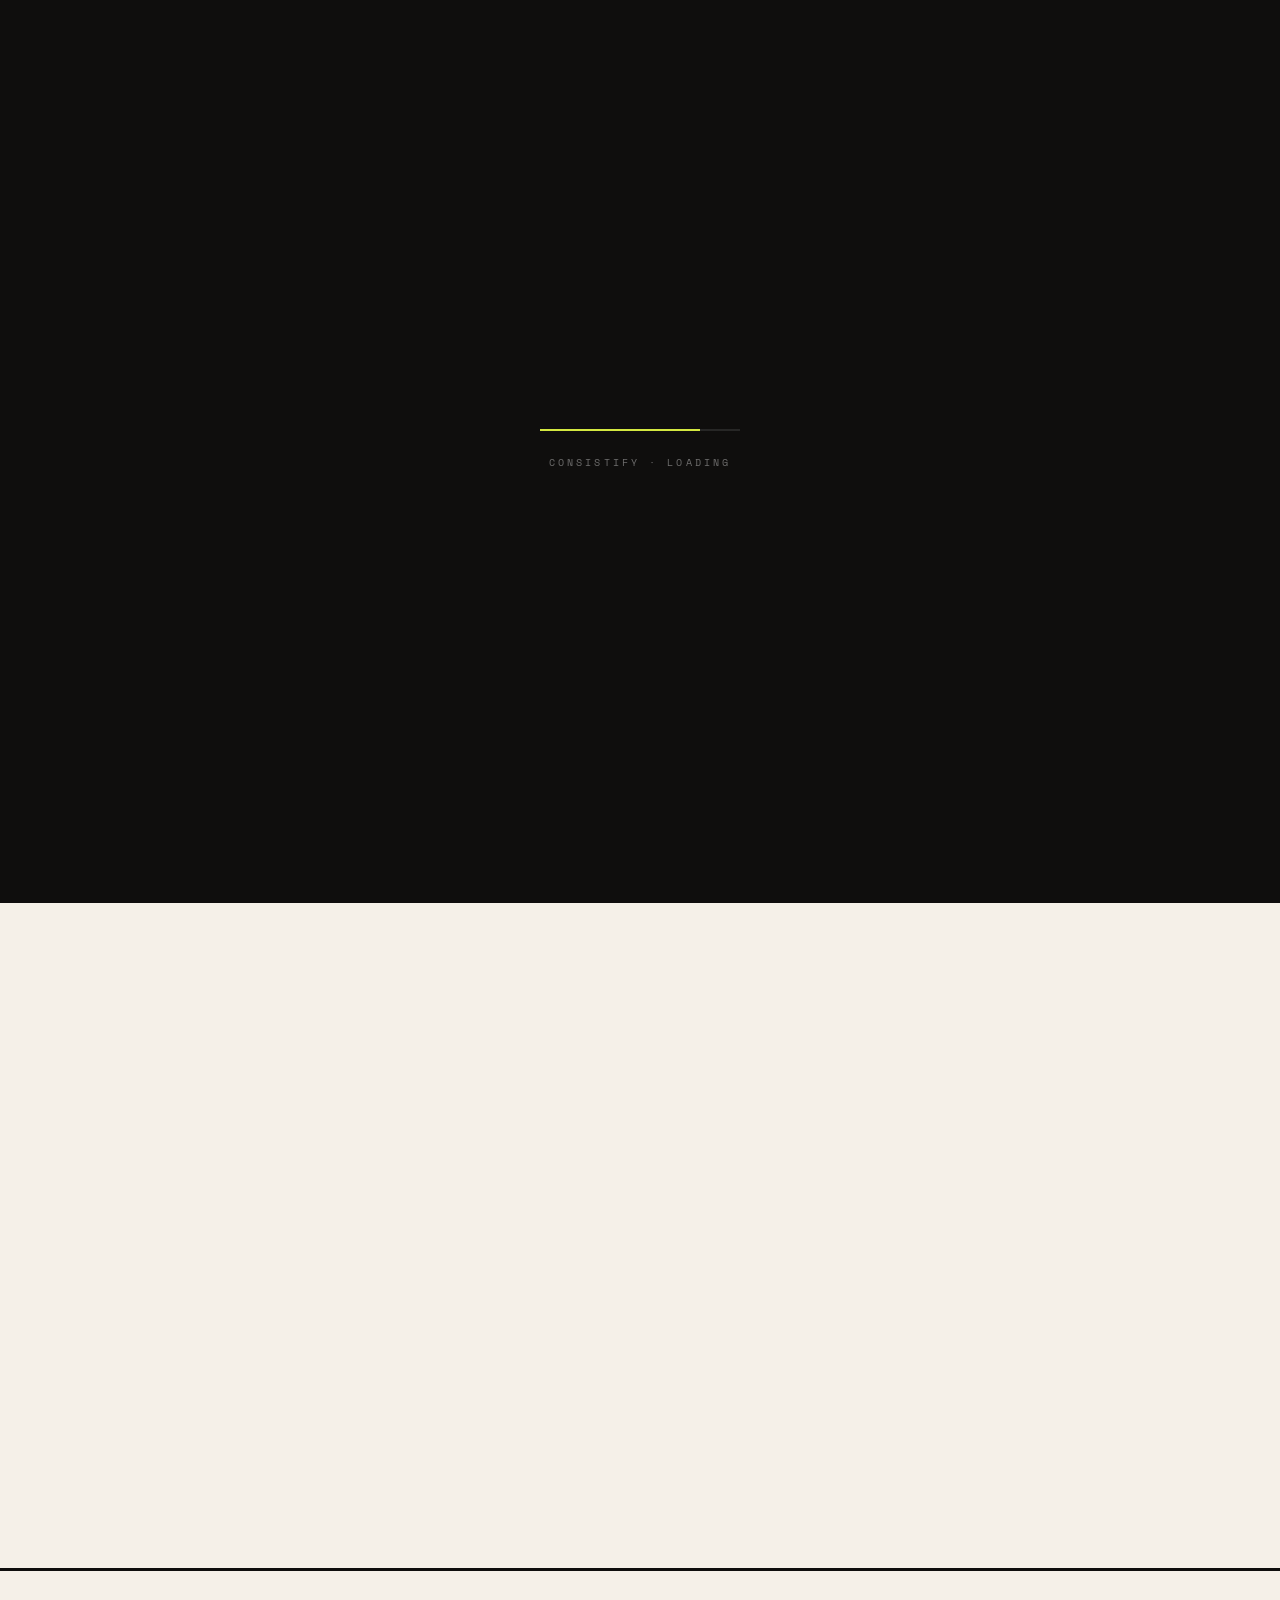
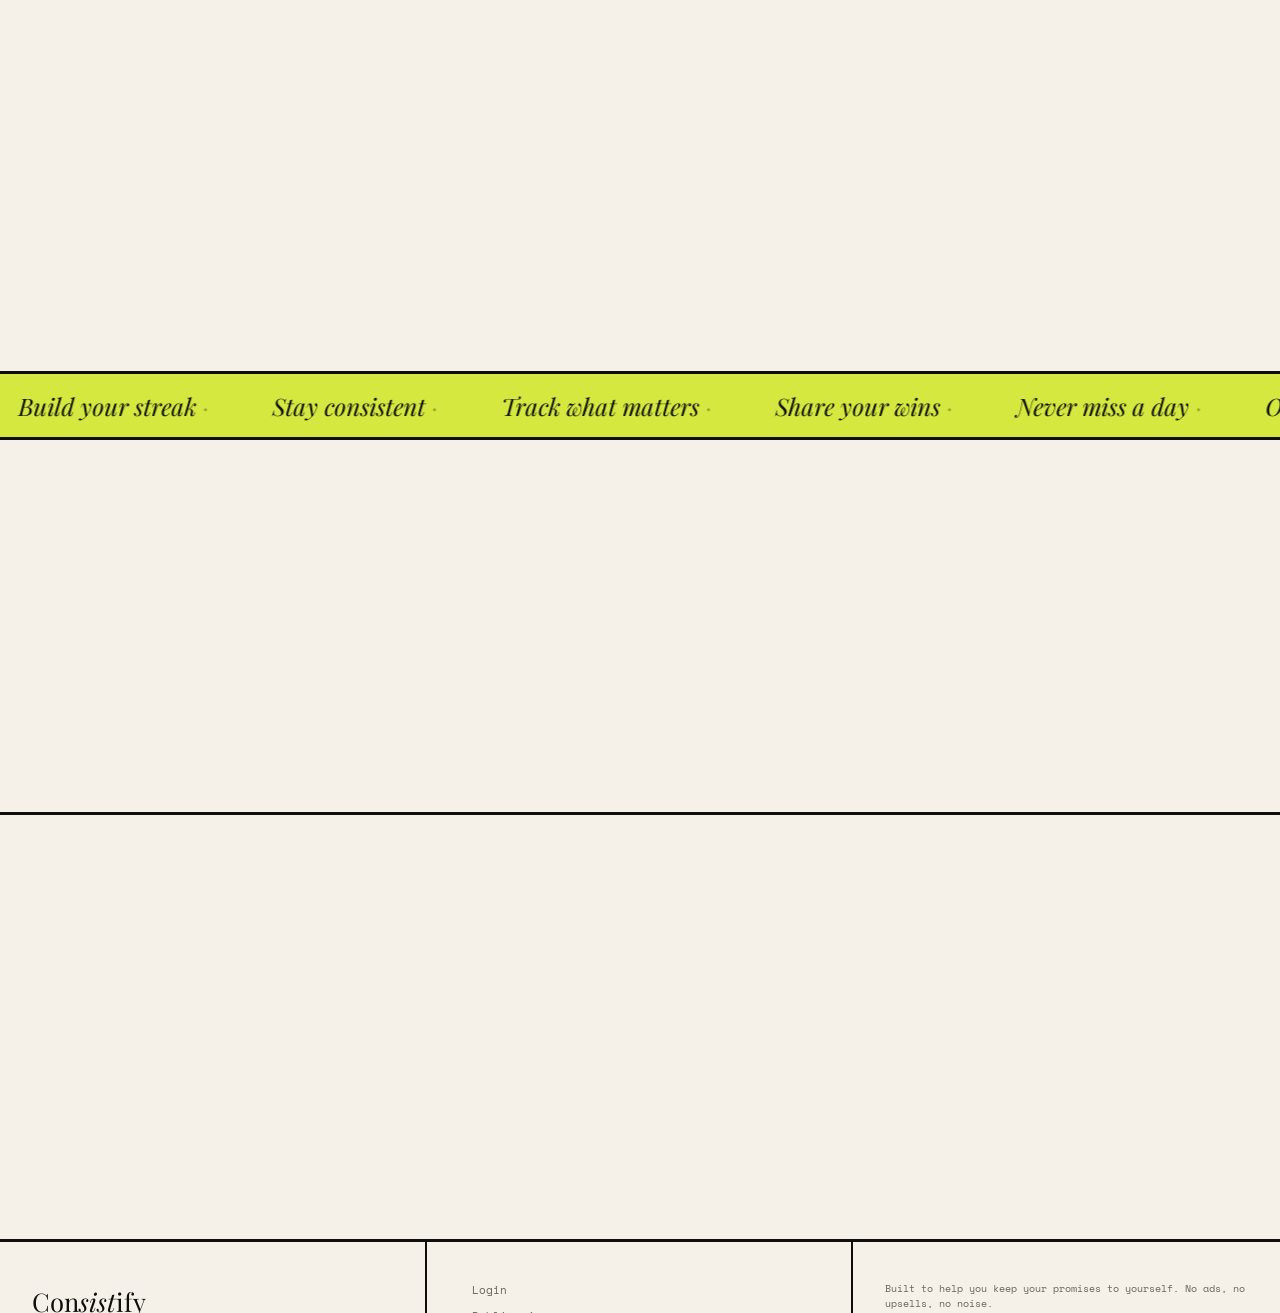
<file: index.html>
<!DOCTYPE html>
<html lang="en">

<head>
    <meta charset="UTF-8">
    <meta name="viewport" content="width=device-width, initial-scale=1.0">
    <link rel="shortcut icon" href="./assets/Favicon/icons8-loading-100.png" type="image/x-icon">
    <title>Nevigator//Consistify</title>

    <!-- Instant redirect -->
    <meta http-equiv="refresh" content="0; url=./Home">
</head>

<body>

    <section>If not navigate then, <a href="./Home">Click here</a></section>

</body>

</html>
</file>
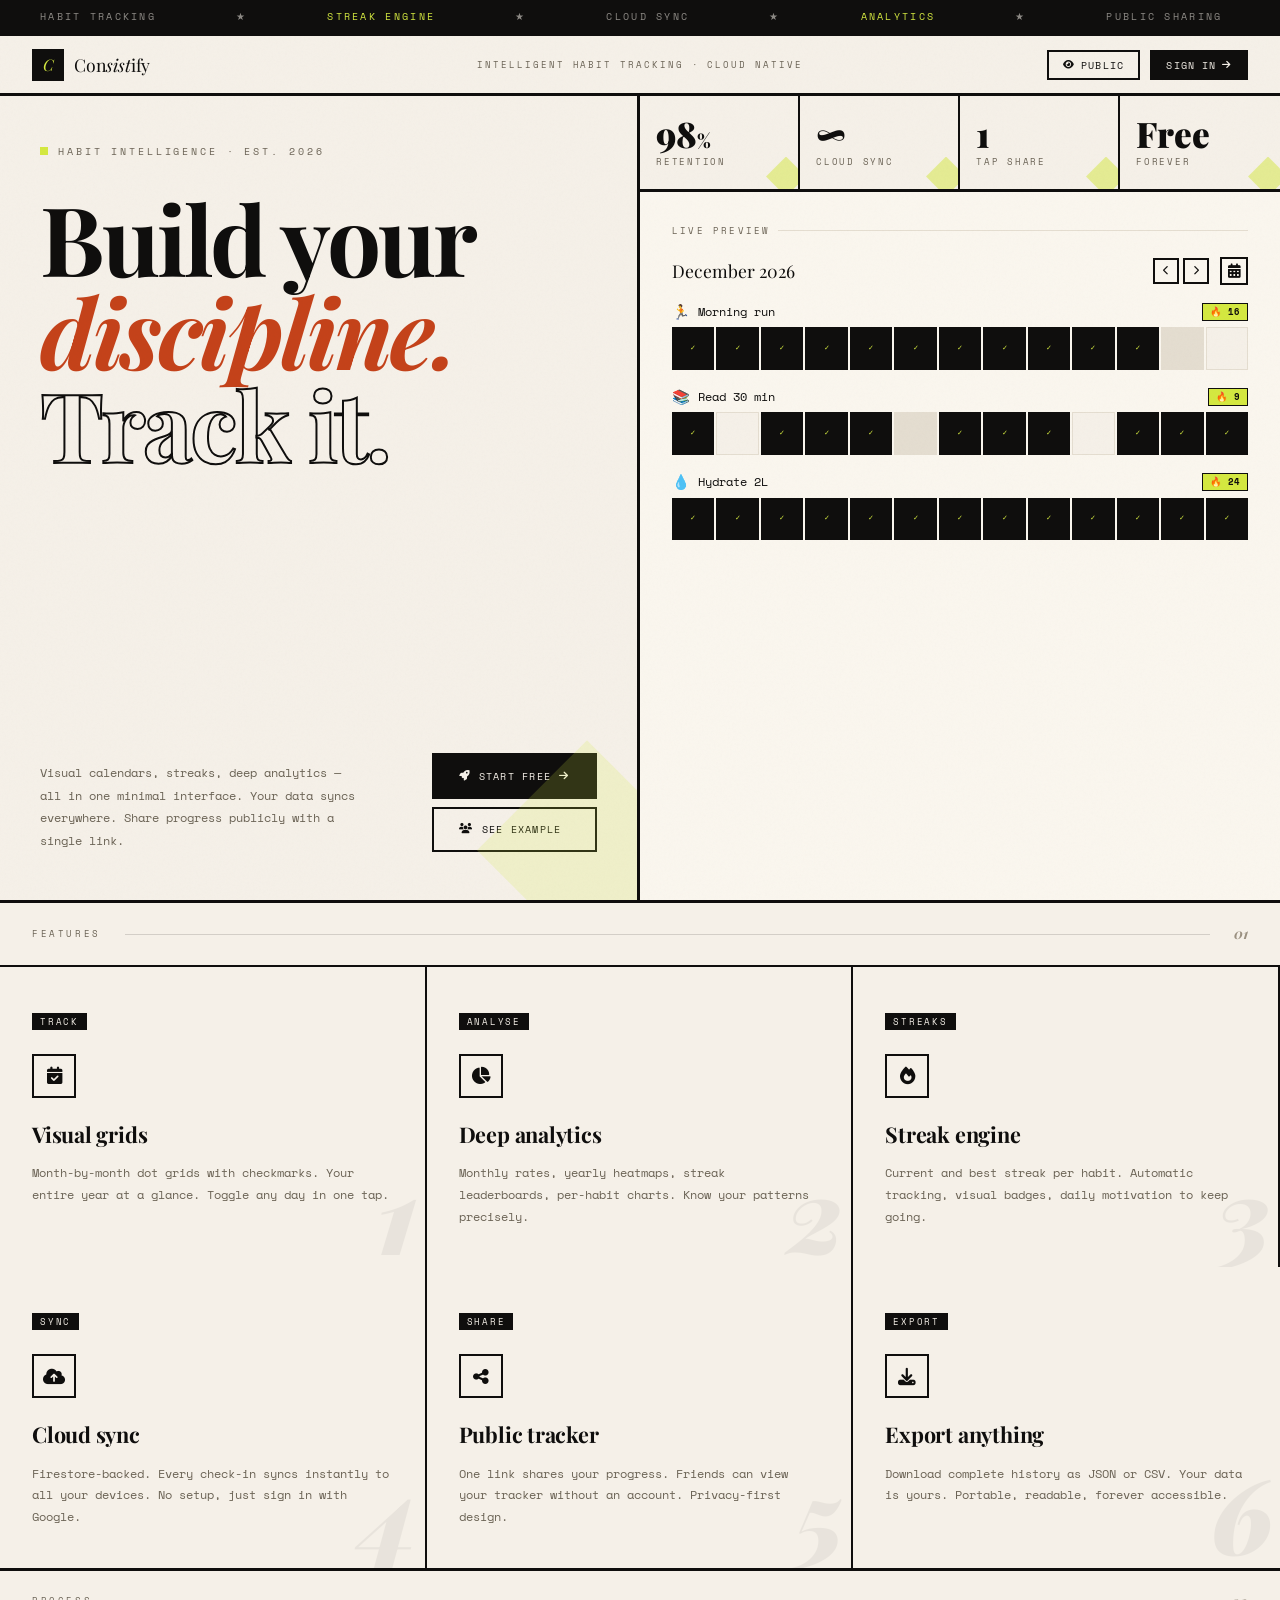
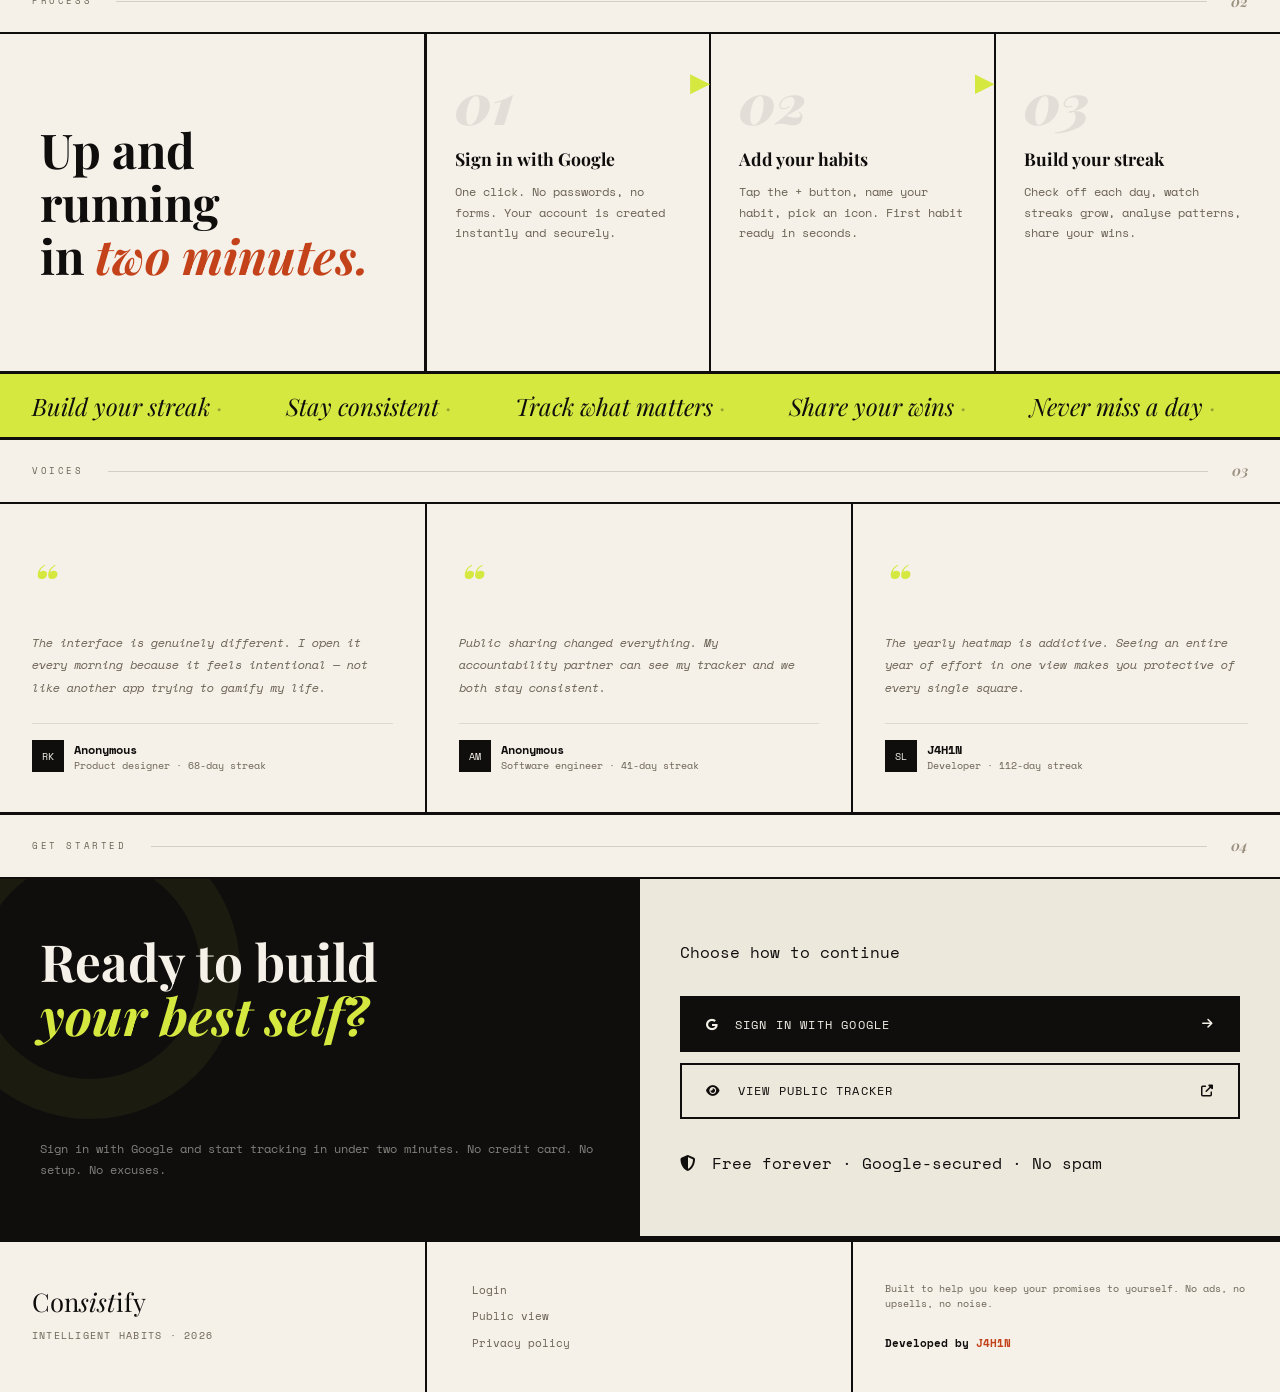
<file: Home/index.html>
<!DOCTYPE html>
<html lang="en">

<head>
  <meta charset="UTF-8">
  <meta name="viewport" content="width=device-width, initial-scale=1.0, maximum-scale=5.0">
  <meta name="description"
    content="Consistify - Intelligent habit tracking with visual calendars, streaks, and deep analytics. Build discipline, track progress, share wins.">
  <meta name="theme-color" content="#0f0e0d">
  <title>Home — Consistify · habit intelligence</title>
  <link rel="shortcut icon" href="./assets/Favicon/icons8-H-100.png" type="image/x-icon">
  <!-- fonts & icons -->
  <link
    href="https://fonts.googleapis.com/css2?family=Playfair+Display:ital,wght@0,400;0,700;0,900;1,400;1,700&family=Space+Mono:ital,wght@0,400;0,700;1,400&display=swap"
    rel="stylesheet">
  <link rel="stylesheet" href="https://cdnjs.cloudflare.com/ajax/libs/font-awesome/6.5.0/css/all.min.css">
  <link rel="stylesheet" href="./assets/css/home.css">
</head>

<body>
  <a href="#main-content" class="skip-to-content">Skip to main content</a>

  <!-- Loader -->
  <div id="initial-loader" role="status" aria-label="Loading">
    <div class="l-bar-wrap">
      <div class="l-bar"></div>
    </div>
    <div class="l-text">Consistify · Loading</div>
  </div>

  <!-- Announcement Marquee -->
  <aside class="marquee-wrap" aria-label="Announcements">
    <div class="marquee-track" id="mqTrack"></div>
  </aside>

  <!-- Header -->
  <header class="page-header">
    <a class="nav-brand" href="#" aria-label="Consistify home">
      <div class="brand-sq" aria-hidden="true">C</div>
      <div class="brand-wordmark">Con<em>sist</em>ify</div>
    </a>
    <div class="nav-center">Intelligent habit tracking · Cloud native</div>
    <nav class="nav-right" aria-label="Primary navigation">
      <button class="n-btn" id="publicViewBtn"><i class="fa fa-eye" aria-hidden="true"></i> <span>Public</span></button>
      <button class="n-btn n-btn-fill" id="signInBtn"><span>Sign in</span> <i class="fa fa-arrow-right"
          aria-hidden="true"></i></button>
    </nav>
  </header>

  <main id="main-content">
    <!-- Hero Section -->
    <section class="hero" aria-labelledby="hero-heading">
      <div class="hero-l">
        <header>
          <div class="hero-eyebrow">
            <div class="eyebrow-dot" aria-hidden="true"></div>Habit intelligence · Est. 2026
          </div>
          <h1 class="hero-h1" id="hero-heading">Build your<br><span class="line2">discipline.</span><span
              class="line3">Track it.</span></h1>
        </header>
        <div class="hero-meta">
          <p class="hero-desc">Visual calendars, streaks, deep analytics — all in one minimal interface. Your data syncs
            everywhere. Share progress publicly with a single link.</p>
          <div class="hero-cta-stack">
            <button class="h-btn" id="heroSignIn"><i class="fa fa-rocket" aria-hidden="true"></i> Start free <i
                class="fa fa-arrow-right" aria-hidden="true"></i></button>
            <button class="h-btn h-btn-ghost" id="heroPublic"><i class="fa fa-users" aria-hidden="true"></i> See
              example</button>
          </div>
        </div>
      </div>
      <div class="hero-r">
        <div class="hero-stats-row" role="list">
          <article class="hstat" role="listitem">
            <div class="hstat-val">98<span style="font-size:1.2rem;">%</span></div>
            <div class="hstat-lbl">Retention</div>
            <div class="hstat-accent" aria-hidden="true"></div>
          </article>
          <article class="hstat" role="listitem">
            <div class="hstat-val">∞</div>
            <div class="hstat-lbl">Cloud sync</div>
            <div class="hstat-accent" aria-hidden="true"></div>
          </article>
          <article class="hstat" role="listitem">
            <div class="hstat-val">1</div>
            <div class="hstat-lbl">Tap share</div>
            <div class="hstat-accent" aria-hidden="true"></div>
          </article>
          <article class="hstat" role="listitem">
            <div class="hstat-val">Free</div>
            <div class="hstat-lbl">Forever</div>
            <div class="hstat-accent" aria-hidden="true"></div>
          </article>
        </div>
        <div class="hero-widget">
          <div class="hw-label">Live preview</div>
          <div class="hw-month">
            <div class="hw-month-name" id="hwMonthName" aria-live="polite">April 2026</div>
            <div style="display: flex; align-items: center; gap: 5px;">
              <div class="hw-navs">
                <button class="hw-nav" id="prevMonthBtn" aria-label="Previous month"><i class="fa fa-chevron-left"
                    aria-hidden="true"></i></button>
                <button class="hw-nav" id="nextMonthBtn" aria-label="Next month"><i class="fa fa-chevron-right"
                    aria-hidden="true"></i></button>
              </div>
              <div class="calendar-picker-wrap">
                <button class="cal-icon-btn" id="calendarToggleBtn" aria-label="Pick a month" aria-expanded="false"><i
                    class="fa fa-calendar-alt" aria-hidden="true"></i></button>
                <div class="calendar-dropdown" id="calendarDropdown" role="dialog" aria-label="Month picker">
                  <div class="cal-header">
                    <span class="cal-year" id="calYearLabel">2026</span>
                    <div style="display: flex; gap: 4px;">
                      <button class="hw-nav" id="calPrevYear" aria-label="Previous year"
                        style="width:22px;height:22px;"><i class="fa fa-chevron-left"></i></button>
                      <button class="hw-nav" id="calNextYear" aria-label="Next year" style="width:22px;height:22px;"><i
                          class="fa fa-chevron-right"></i></button>
                    </div>
                  </div>
                  <div class="cal-grid" id="calMonthGrid" role="listbox"></div>
                </div>
              </div>
            </div>
          </div>
          <div class="hw-habit" role="region" aria-label="Morning run habit">
            <div class="hw-hhead"><span class="hw-hicon" aria-hidden="true">🏃</span><span class="hw-hname">Morning
                run</span><span class="hw-hst">🔥 16</span></div>
            <div class="hw-dots" style="grid-template-columns:repeat(13,1fr);" id="hd1"></div>
          </div>
          <div class="hw-habit" role="region" aria-label="Read 30 min habit">
            <div class="hw-hhead"><span class="hw-hicon" aria-hidden="true">📚</span><span class="hw-hname">Read 30
                min</span><span class="hw-hst">🔥 9</span></div>
            <div class="hw-dots" style="grid-template-columns:repeat(13,1fr);" id="hd2"></div>
          </div>
          <div class="hw-habit" role="region" aria-label="Hydrate 2L habit">
            <div class="hw-hhead"><span class="hw-hicon" aria-hidden="true">💧</span><span class="hw-hname">Hydrate
                2L</span><span class="hw-hst">🔥 24</span></div>
            <div class="hw-dots" style="grid-template-columns:repeat(13,1fr);" id="hd3"></div>
          </div>
        </div>
      </div>
    </section>

    <!-- Section Rule -->
    <div class="section-rule sr">
      <span class="section-rule-label">Features</span>
      <div class="section-rule-line" aria-hidden="true"></div>
      <span class="section-rule-num">01</span>
    </div>

    <!-- Features Section -->
    <section class="features" aria-label="Key features">
      <article class="feat sr" data-n="1">
        <div class="feat-tag">Track</div>
        <div class="feat-icon-wrap" aria-hidden="true"><i class="fa fa-calendar-check"></i></div>
        <h3>Visual grids</h3>
        <p>Month-by-month dot grids with checkmarks. Your entire year at a glance. Toggle any day in one tap.</p>
      </article>
      <article class="feat sr sr-d1" data-n="2">
        <div class="feat-tag">Analyse</div>
        <div class="feat-icon-wrap" aria-hidden="true"><i class="fa fa-chart-pie"></i></div>
        <h3>Deep analytics</h3>
        <p>Monthly rates, yearly heatmaps, streak leaderboards, per-habit charts. Know your patterns precisely.</p>
      </article>
      <article class="feat sr sr-d2" data-n="3">
        <div class="feat-tag">Streaks</div>
        <div class="feat-icon-wrap" aria-hidden="true"><i class="fa fa-fire"></i></div>
        <h3>Streak engine</h3>
        <p>Current and best streak per habit. Automatic tracking, visual badges, daily motivation to keep going.</p>
      </article>
      <article class="feat sr" data-n="4">
        <div class="feat-tag">Sync</div>
        <div class="feat-icon-wrap" aria-hidden="true"><i class="fa fa-cloud-arrow-up"></i></div>
        <h3>Cloud sync</h3>
        <p>Firestore-backed. Every check-in syncs instantly to all your devices. No setup, just sign in with Google.</p>
      </article>
      <article class="feat sr sr-d1" data-n="5">
        <div class="feat-tag">Share</div>
        <div class="feat-icon-wrap" aria-hidden="true"><i class="fa fa-share-nodes"></i></div>
        <h3>Public tracker</h3>
        <p>One link shares your progress. Friends can view your tracker without an account. Privacy-first design.</p>
      </article>
      <article class="feat sr sr-d2" data-n="6">
        <div class="feat-tag">Export</div>
        <div class="feat-icon-wrap" aria-hidden="true"><i class="fa fa-download"></i></div>
        <h3>Export anything</h3>
        <p>Download complete history as JSON or CSV. Your data is yours. Portable, readable, forever accessible.</p>
      </article>
    </section>

    <!-- Section Rule -->
    <div class="section-rule sr">
      <span class="section-rule-label">Process</span>
      <div class="section-rule-line" aria-hidden="true"></div>
      <span class="section-rule-num">02</span>
    </div>

    <!-- How It Works Section -->
    <section class="how" aria-labelledby="how-heading">
      <div class="how-left sr">
        <h2 id="how-heading">Up and running<br>in <em>two minutes.</em></h2>
      </div>
      <div class="how-right">
        <div class="step sr">
          <div class="step-num" aria-hidden="true">01</div>
          <h4>Sign in with Google</h4>
          <p>One click. No passwords, no forms. Your account is created instantly and securely.</p>
          <div class="step-arrow" aria-hidden="true"></div>
        </div>
        <div class="step sr sr-d1">
          <div class="step-num" aria-hidden="true">02</div>
          <h4>Add your habits</h4>
          <p>Tap the + button, name your habit, pick an icon. First habit ready in seconds.</p>
          <div class="step-arrow" aria-hidden="true"></div>
        </div>
        <div class="step sr sr-d2">
          <div class="step-num" aria-hidden="true">03</div>
          <h4>Build your streak</h4>
          <p>Check off each day, watch streaks grow, analyse patterns, share your wins.</p>
        </div>
      </div>
    </section>

    <!-- Ticker Section -->
    <div class="ticker-section" aria-label="Motivational messages">
      <div class="ticker-inner" id="ticker"></div>
    </div>

    <!-- Section Rule -->
    <div class="section-rule sr">
      <span class="section-rule-label">Voices</span>
      <div class="section-rule-line" aria-hidden="true"></div>
      <span class="section-rule-num">03</span>
    </div>

    <!-- Testimonials Section -->
    <section class="testimonials" aria-label="Testimonials">
      <article class="testi sr">
        <span class="testi-q" aria-hidden="true">“</span>
        <p class="testi-text">The interface is genuinely different. I open it every morning because it feels intentional
          — not like another app trying to gamify my life.</p>
        <div class="testi-divider" aria-hidden="true"></div>
        <div class="testi-who">
          <div class="testi-init" aria-hidden="true">RK</div>
          <div>
            <div class="testi-name">Anonymous</div>
            <div class="testi-role">Product designer · 68-day streak</div>
          </div>
        </div>
      </article>
      <article class="testi sr sr-d1">
        <span class="testi-q" aria-hidden="true">“</span>
        <p class="testi-text">Public sharing changed everything. My accountability partner can see my tracker and we
          both stay consistent.</p>
        <div class="testi-divider" aria-hidden="true"></div>
        <div class="testi-who">
          <div class="testi-init" aria-hidden="true">AM</div>
          <div>
            <div class="testi-name">Anonymous</div>
            <div class="testi-role">Software engineer · 41-day streak</div>
          </div>
        </div>
      </article>
      <article class="testi sr sr-d2">
        <span class="testi-q" aria-hidden="true">“</span>
        <p class="testi-text">The yearly heatmap is addictive. Seeing an entire year of effort in one view makes you
          protective of every single square.</p>
        <div class="testi-divider" aria-hidden="true"></div>
        <div class="testi-who">
          <div class="testi-init" aria-hidden="true">SL</div>
          <div>
            <div class="testi-name">J4H1N</div>
            <div class="testi-role">Developer · 112-day streak</div>
          </div>
        </div>
      </article>
    </section>

    <!-- Section Rule -->
    <div class="section-rule sr">
      <span class="section-rule-label">Get started</span>
      <div class="section-rule-line" aria-hidden="true"></div>
      <span class="section-rule-num">04</span>
    </div>

    <!-- CTA Section -->
    <section class="big-cta sr" aria-labelledby="cta-heading">
      <div class="cta-l">
        <h2 id="cta-heading">Ready to build<br><em>your best self?</em></h2>
        <p class="cta-l-sub">Sign in with Google and start tracking in under two minutes. No credit card. No setup. No
          excuses.</p>
      </div>
      <div class="cta-r">
        <div class="cta-form-note">Choose how to continue</div>
        <div class="cta-btns">
          <button class="big-btn" id="ctaGoogle"><span><i class="fa-brands fa-google" aria-hidden="true"></i> &nbsp;Sign
              in with Google</span><i class="fa fa-arrow-right" aria-hidden="true"></i></button>
          <button class="big-btn big-btn-ghost" id="ctaPublic"><span><i class="fa fa-eye" aria-hidden="true"></i>
              &nbsp;View public tracker</span><i class="fa fa-external-link-alt" aria-hidden="true"></i></button>
        </div>
        <div class="cta-guarantee"><i class="fa fa-shield-halved" aria-hidden="true"></i> Free forever · Google-secured
          · No spam</div>
      </div>
    </section>
  </main>

  <!-- Footer -->
  <footer class="page-footer" role="contentinfo">
    <div class="footer-brand-cell">
      <div class="footer-brand-name">Con<em>sist</em>ify</div>
      <div class="footer-tagline">Intelligent habits · 2026</div>
    </div>
    <nav class="footer-links-cell" aria-label="Footer navigation">
      <a class="footer-link" href="#" id="footerLogin">Login</a>
      <a class="footer-link" href="#" id="footerPublic">Public view</a>
      <a class="footer-link" href="#">Privacy policy</a>
    </nav>
    <div class="footer-copy-cell">
      <div class="footer-copy">Built to help you keep your promises to yourself. No ads, no upsells, no noise.</div>
      <div class="footer-dev">Developed by <span>J4H1N</span></div>
    </div>
  </footer>
  <script src="./assets/js/home.js"></script>
</body>

</html>
</file>
<file: Home/assets/css/home.css>
/* —— RESET & VARIABLES —— */
    *,
    *::before,
    *::after {
        box-sizing: border-box;
        margin: 0;
        padding: 0;
    }

    :root {
        --paper: #f5f0e8;
        --ink: #0f0e0d;
        --ink2: #1a1916;
        --cream: #ede8dc;
        --cream2: #e4ddd0;
        --acid: #d4e840;
        --acid2: #c2d800;
        --rust: #c4421a;
        --sage: #3a5c4a;
        --border: #0f0e0d;
        --muted: #6b6355;
        --muted2: #9a9080;
        --card: #faf6ee;

        /* Spacing scale */
        --space-xs: 0.5rem;
        --space-sm: 1rem;
        --space-md: 1.5rem;
        --space-lg: 2rem;
        --space-xl: 2.5rem;
        --space-2xl: 3rem;
        --space-3xl: 3.5rem;
    }

    html {
        scroll-behavior: smooth;
    }

    body {
        font-family: 'Space Mono', monospace;
        background: var(--paper);
        color: var(--ink);
        min-height: 100vh;
        overflow-x: hidden;
        cursor: crosshair;
        line-height: 1.5;
    }

    /* Grain texture */
    body::after {
        content: '';
        position: fixed;
        inset: 0;
        pointer-events: none;
        z-index: 999;
        background-image: url("data:image/svg+xml,%3Csvg viewBox='0 0 512 512' xmlns='http://www.w3.org/2000/svg'%3E%3Cfilter id='n'%3E%3CfeTurbulence type='fractalNoise' baseFrequency='0.75' numOctaves='4' stitchTiles='stitch'/%3E%3C/filter%3E%3Crect width='100%25' height='100%25' filter='url(%23n)' opacity='0.035'/%3E%3C/svg%3E");
        opacity: 0.6;
        mix-blend-mode: multiply;
    }

    /* Skip to content - accessibility */
    .skip-to-content {
        position: absolute;
        top: -40px;
        left: 0;
        background: var(--acid);
        color: var(--ink);
        padding: 8px;
        text-decoration: none;
        z-index: 10000;
    }

    .skip-to-content:focus {
        top: 0;
    }

    /* —— LOADER —— */
    #initial-loader {
        position: fixed;
        inset: 0;
        z-index: 9999;
        background: var(--ink);
        display: flex;
        align-items: center;
        justify-content: center;
        flex-direction: column;
        gap: var(--space-sm);
        transition: opacity 0.6s ease, visibility 0.6s;
    }

    #initial-loader.hidden-loader {
        opacity: 0;
        visibility: hidden;
        pointer-events: none;
    }

    .l-bar-wrap {
        width: min(200px, 80vw);
        height: 2px;
        background: rgba(255, 255, 255, 0.1);
    }

    .l-bar {
        height: 100%;
        background: var(--acid);
        width: 0;
        animation: lLoad 0.9s cubic-bezier(0.4, 0, 0.2, 1) forwards;
    }

    @keyframes lLoad {
        to {
            width: 100%;
        }
    }

    .l-text {
        font-family: 'Space Mono', monospace;
        font-size: clamp(0.55rem, 2vw, 0.65rem);
        letter-spacing: 0.3em;
        text-transform: uppercase;
        color: rgba(255, 255, 255, 0.4);
        margin-top: var(--space-xs);
    }

    /* —— MARQUEE —— */
    .marquee-wrap {
        background: var(--ink);
        overflow: hidden;
        border-bottom: 3px solid var(--ink);
        padding: 0.55rem 0;
        position: relative;
        z-index: 10;
    }

    .marquee-track {
        display: flex;
        gap: 0;
        animation: marquee 24s linear infinite;
        white-space: nowrap;
    }

    .marquee-item {
        font-family: 'Space Mono', monospace;
        font-size: clamp(0.55rem, 2vw, 0.65rem);
        letter-spacing: 0.22em;
        text-transform: uppercase;
        color: var(--paper);
        opacity: 0.55;
        padding: 0 var(--space-xl);
        flex-shrink: 0;
    }

    .marquee-item.hl {
        color: var(--acid);
        opacity: 1;
    }

    @keyframes marquee {
        from {
            transform: translateX(0);
        }

        to {
            transform: translateX(-50%);
        }
    }

    /* —— HEADER / NAV —— */
    .page-header {
        position: sticky;
        top: 0;
        z-index: 500;
        background: var(--paper);
        border-bottom: 3px solid var(--ink);
        display: grid;
        grid-template-columns: 1fr auto 1fr;
        align-items: center;
        padding: 0 var(--space-lg);
        height: clamp(50px, 8vw, 60px);
    }

    .nav-brand {
        display: flex;
        align-items: center;
        gap: 10px;
        text-decoration: none;
    }

    .brand-sq {
        width: clamp(28px, 5vw, 32px);
        height: clamp(28px, 5vw, 32px);
        background: var(--ink);
        display: flex;
        align-items: center;
        justify-content: center;
        font-family: 'Playfair Display', serif;
        font-style: italic;
        font-size: clamp(0.9rem, 3vw, 1rem);
        color: var(--acid);
        transition: transform 0.2s;
    }

    .nav-brand:hover .brand-sq {
        transform: rotate(-6deg);
    }

    .brand-wordmark {
        font-family: 'Playfair Display', serif;
        font-size: clamp(0.95rem, 3vw, 1.1rem);
        letter-spacing: -0.01em;
        color: var(--ink);
    }

    .brand-wordmark em {
        font-style: italic;
    }

    .nav-center {
        font-size: clamp(0.45rem, 1.5vw, 0.55rem);
        letter-spacing: 0.22em;
        text-transform: uppercase;
        color: var(--muted);
        text-align: center;
    }

    .nav-right {
        display: flex;
        align-items: center;
        gap: clamp(4px, 1.5vw, 0.6rem);
        justify-content: flex-end;
    }

    .n-btn {
        border: 2px solid var(--ink);
        background: none;
        font-family: 'Space Mono', monospace;
        font-size: clamp(0.5rem, 1.8vw, 0.6rem);
        letter-spacing: 0.12em;
        text-transform: uppercase;
        padding: 0.38rem clamp(0.5rem, 2vw, 0.9rem);
        cursor: crosshair;
        color: var(--ink);
        transition: all 0.15s;
        display: flex;
        align-items: center;
        gap: 6px;
        white-space: nowrap;
    }

    .n-btn:hover {
        background: var(--ink);
        color: var(--paper);
    }

    .n-btn-fill {
        background: var(--ink);
        color: var(--paper);
    }

    .n-btn-fill:hover {
        background: var(--acid);
        color: var(--ink);
        border-color: var(--acid);
    }

    /* —— HERO SECTION —— */
    .hero {
        display: grid;
        grid-template-columns: 1fr 1fr;
        min-height: calc(100vh - 60px - 33px);
        border-bottom: 3px solid var(--ink);
    }

    .hero-l {
        border-right: 3px solid var(--ink);
        padding: var(--space-2xl) var(--space-xl);
        display: flex;
        flex-direction: column;
        justify-content: space-between;
        position: relative;
        overflow: hidden;
    }

    .hero-l::before {
        content: '';
        position: absolute;
        bottom: -60px;
        right: -60px;
        width: min(220px, 40vw);
        height: min(220px, 40vw);
        background: var(--acid);
        clip-path: polygon(50% 0%, 100% 50%, 50% 100%, 0% 50%);
        opacity: 0.18;
        animation: spinDiamond 20s linear infinite;
    }

    @keyframes spinDiamond {
        to {
            transform: rotate(360deg);
        }
    }

    .hero-eyebrow {
        display: flex;
        align-items: center;
        gap: 10px;
        font-size: clamp(0.5rem, 1.8vw, 0.6rem);
        letter-spacing: 0.3em;
        text-transform: uppercase;
        color: var(--muted);
        margin-bottom: var(--space-lg);
    }

    .eyebrow-dot {
        width: 8px;
        height: 8px;
        background: var(--acid);
        animation: blinkDot 2s ease-in-out infinite;
    }

    @keyframes blinkDot {

        0%,
        100% {
            opacity: 1;
        }

        50% {
            opacity: 0.3;
        }
    }

    .hero-h1 {
        font-family: 'Playfair Display', serif;
        font-size: clamp(2.5rem, 8vw, 6rem);
        line-height: 0.97;
        letter-spacing: -0.03em;
        color: var(--ink);
        margin-bottom: var(--space-xl);
    }

    .hero-h1 .line2 {
        font-style: italic;
        color: var(--rust);
        display: block;
    }

    .hero-h1 .line3 {
        display: block;
        -webkit-text-stroke: 2px var(--ink);
        color: transparent;
    }

    .hero-meta {
        display: flex;
        align-items: flex-end;
        justify-content: space-between;
        gap: var(--space-md);
        margin-top: auto;
    }

    .hero-desc {
        font-size: clamp(0.7rem, 2vw, 0.78rem);
        line-height: 1.8;
        color: var(--muted);
        max-width: 320px;
    }

    .hero-cta-stack {
        display: flex;
        flex-direction: column;
        gap: var(--space-xs);
        flex-shrink: 0;
    }

    .h-btn {
        border: 2px solid var(--ink);
        background: var(--ink);
        color: var(--paper);
        font-family: 'Space Mono', monospace;
        font-size: clamp(0.55rem, 1.8vw, 0.65rem);
        letter-spacing: 0.12em;
        text-transform: uppercase;
        padding: 0.8rem clamp(1rem, 3vw, 1.6rem);
        cursor: crosshair;
        display: flex;
        align-items: center;
        gap: 8px;
        transition: all 0.18s;
        white-space: nowrap;
    }

    .h-btn:hover {
        background: var(--acid);
        border-color: var(--acid);
        color: var(--ink);
    }

    .h-btn i {
        transition: transform 0.2s;
    }

    .h-btn:hover i {
        transform: translateX(4px);
    }

    .h-btn-ghost {
        background: none;
        color: var(--ink);
    }

    .h-btn-ghost:hover {
        background: var(--cream);
        border-color: var(--ink);
        color: var(--ink);
    }

    .hero-r {
        display: grid;
        grid-template-rows: auto 1fr;
    }

    .hero-stats-row {
        display: grid;
        grid-template-columns: repeat(4, 1fr);
        border-bottom: 3px solid var(--ink);
    }

    .hstat {
        padding: clamp(0.8rem, 3vw, 1.25rem) clamp(0.5rem, 2vw, 1rem);
        border-right: 2px solid var(--ink);
        position: relative;
        overflow: hidden;
    }

    .hstat:last-child {
        border-right: none;
    }

    .hstat-val {
        font-family: 'Playfair Display', serif;
        font-size: clamp(1.5rem, 5vw, 2.2rem);
        font-weight: 900;
        color: var(--ink);
        line-height: 1;
        margin-bottom: 4px;
    }

    .hstat-lbl {
        font-size: clamp(0.45rem, 1.5vw, 0.55rem);
        letter-spacing: 0.2em;
        text-transform: uppercase;
        color: var(--muted);
    }

    .hstat-accent {
        position: absolute;
        bottom: -8px;
        right: -8px;
        width: clamp(30px, 8vw, 40px);
        height: clamp(30px, 8vw, 40px);
        background: var(--acid);
        opacity: 0.5;
        clip-path: polygon(50% 0%, 100% 50%, 50% 100%, 0% 50%);
        transition: opacity 0.2s;
    }

    .hstat:hover .hstat-accent {
        opacity: 1;
    }

    .hero-widget {
        padding: var(--space-lg);
        background: var(--card);
        position: relative;
    }

    .hw-label {
        font-size: clamp(0.45rem, 1.5vw, 0.55rem);
        letter-spacing: 0.25em;
        text-transform: uppercase;
        color: var(--muted);
        margin-bottom: 1.25rem;
        display: flex;
        align-items: center;
        gap: 8px;
    }

    .hw-label::after {
        content: '';
        flex: 1;
        height: 1px;
        background: var(--cream2);
    }

    .hw-month {
        display: flex;
        align-items: center;
        justify-content: space-between;
        margin-bottom: var(--space-sm);
        flex-wrap: wrap;
        gap: var(--space-xs);
    }

    .hw-month-name {
        font-family: 'Playfair Display', serif;
        font-size: clamp(0.95rem, 3vw, 1.1rem);
        color: var(--ink);
    }

    .hw-navs {
        display: flex;
        gap: 4px;
    }

    .hw-nav {
        width: clamp(22px, 5vw, 26px);
        height: clamp(22px, 5vw, 26px);
        border: 2px solid var(--ink);
        background: none;
        cursor: crosshair;
        font-size: 0.6rem;
        display: flex;
        align-items: center;
        justify-content: center;
        transition: all 0.15s;
        color: var(--ink);
    }

    .hw-nav:hover {
        background: var(--ink);
        color: var(--paper);
    }

    /* Calendar picker */
    .calendar-picker-wrap {
        position: relative;
        display: inline-block;
        margin-left: 6px;
    }

    .cal-icon-btn {
        background: none;
        border: 2px solid var(--ink);
        width: clamp(24px, 5vw, 28px);
        height: clamp(24px, 5vw, 28px);
        font-size: 0.9rem;
        display: flex;
        align-items: center;
        justify-content: center;
        cursor: crosshair;
        color: var(--ink);
        transition: all 0.15s;
    }

    .cal-icon-btn:hover {
        background: var(--ink);
        color: var(--paper);
    }

    .calendar-dropdown {
        position: absolute;
        top: 40px;
        right: 0;
        background: var(--card);
        border: 3px solid var(--ink);
        padding: 0.8rem;
        z-index: 100;
        box-shadow: 8px 8px 0 rgba(0, 0, 0, 0.03);
        min-width: min(210px, 80vw);
        display: none;
    }

    .calendar-dropdown.show {
        display: block;
    }

    .cal-header {
        display: flex;
        justify-content: space-between;
        align-items: center;
        margin-bottom: 10px;
    }

    .cal-year {
        font-family: 'Playfair Display', serif;
        font-weight: 900;
    }

    .cal-grid {
        display: grid;
        grid-template-columns: repeat(3, 1fr);
        gap: 5px;
    }

    .cal-month-btn {
        background: none;
        border: 1.5px solid var(--ink);
        padding: 6px 2px;
        font-family: 'Space Mono', monospace;
        font-size: clamp(0.5rem, 2vw, 0.6rem);
        text-transform: uppercase;
        cursor: crosshair;
        transition: all 0.1s;
        color: var(--ink);
    }

    .cal-month-btn:hover {
        background: var(--ink);
        color: var(--paper);
    }

    .cal-month-btn.active {
        background: var(--acid);
        border-color: var(--acid);
        color: var(--ink);
        font-weight: 700;
    }

    .hw-habit {
        margin-bottom: var(--space-sm);
    }

    .hw-hhead {
        display: flex;
        align-items: center;
        gap: 8px;
        margin-bottom: 5px;
    }

    .hw-hicon {
        font-size: clamp(0.8rem, 3vw, 0.9rem);
    }

    .hw-hname {
        font-size: clamp(0.65rem, 2.2vw, 0.75rem);
        flex: 1;
        color: var(--ink);
    }

    .hw-hst {
        font-size: clamp(0.5rem, 1.8vw, 0.58rem);
        padding: 1px 7px;
        border: 1.5px solid var(--ink);
        background: var(--acid);
        color: var(--ink);
        font-weight: 700;
    }

    .hw-dots {
        display: grid;
        gap: 2px;
    }

    .hwd {
        aspect-ratio: 1;
        border: 1px solid var(--cream2);
        background: var(--paper);
        display: flex;
        align-items: center;
        justify-content: center;
        font-size: 0.45rem;
        color: transparent;
        transition: all 0.12s;
        cursor: default;
    }

    .hwd.on {
        background: var(--ink);
        border-color: var(--ink);
        color: var(--acid);
    }

    .hwd.half {
        background: var(--cream2);
        border-color: var(--cream2);
    }

    /* —— SECTION RULE —— */
    .section-rule {
        display: grid;
        grid-template-columns: auto 1fr auto;
        align-items: center;
        gap: var(--space-md);
        padding: 1.25rem var(--space-lg);
        border-bottom: 2px solid var(--ink);
    }

    .section-rule-label {
        font-size: clamp(0.48rem, 1.6vw, 0.58rem);
        letter-spacing: 0.28em;
        text-transform: uppercase;
        color: var(--muted);
        white-space: nowrap;
    }

    .section-rule-line {
        height: 1px;
        background: var(--ink);
        opacity: 0.15;
    }

    .section-rule-num {
        font-family: 'Playfair Display', serif;
        font-size: clamp(0.8rem, 2.5vw, 0.9rem);
        font-weight: 700;
        color: var(--muted2);
        font-style: italic;
    }

    /* —— FEATURES —— */
    .features {
        display: grid;
        grid-template-columns: repeat(3, 1fr);
        border-bottom: 3px solid var(--ink);
    }

    .feat {
        padding: var(--space-xl) var(--space-lg);
        border-right: 2px solid var(--ink);
        position: relative;
        overflow: hidden;
        transition: background 0.2s;
    }

    .feat:last-child {
        border-right: none;
    }

    .feat:hover {
        background: var(--cream);
    }

    .feat::after {
        content: attr(data-n);
        position: absolute;
        bottom: 0.2rem;
        right: 0.4rem;
        font-family: 'Playfair Display', serif;
        font-style: italic;
        font-size: clamp(4rem, 15vw, 6.5rem);
        font-weight: 900;
        color: var(--ink);
        opacity: 0.05;
        line-height: 1;
        pointer-events: none;
    }

    .feat:hover::after {
        opacity: 0.09;
    }

    .feat-tag {
        display: inline-block;
        background: var(--ink);
        color: var(--paper);
        font-size: clamp(0.45rem, 1.5vw, 0.55rem);
        letter-spacing: 0.2em;
        text-transform: uppercase;
        padding: 2px 8px;
        margin-bottom: var(--space-md);
    }

    .feat-icon-wrap {
        width: clamp(36px, 8vw, 44px);
        height: clamp(36px, 8vw, 44px);
        border: 2px solid var(--ink);
        display: flex;
        align-items: center;
        justify-content: center;
        font-size: clamp(1rem, 3vw, 1.1rem);
        margin-bottom: 1.25rem;
    }

    .feat:hover .feat-icon-wrap {
        background: var(--acid);
        border-color: var(--acid);
    }

    .feat h3 {
        font-family: 'Playfair Display', serif;
        font-size: clamp(1.1rem, 3.5vw, 1.35rem);
        letter-spacing: -0.01em;
        margin-bottom: 0.75rem;
    }

    .feat p {
        font-size: clamp(0.65rem, 2vw, 0.75rem);
        line-height: 1.8;
        color: var(--muted);
    }

    /* —— HOW IT WORKS —— */
    .how {
        display: grid;
        grid-template-columns: 1fr 2fr;
        border-bottom: 3px solid var(--ink);
        min-height: 340px;
    }

    .how-left {
        border-right: 3px solid var(--ink);
        padding: var(--space-2xl) var(--space-xl);
        display: flex;
        flex-direction: column;
        justify-content: center;
    }

    .how-left h2 {
        font-family: 'Playfair Display', serif;
        font-size: clamp(1.8rem, 5vw, 3rem);
        line-height: 1.1;
    }

    .how-left h2 em {
        font-style: italic;
        color: var(--rust);
    }

    .how-right {
        display: grid;
        grid-template-columns: repeat(3, 1fr);
    }

    .step {
        padding: var(--space-xl) 1.75rem;
        border-right: 2px solid var(--ink);
        position: relative;
    }

    .step:last-child {
        border-right: none;
    }

    .step-num {
        font-family: 'Playfair Display', serif;
        font-size: clamp(2.5rem, 8vw, 3.5rem);
        font-weight: 900;
        font-style: italic;
        opacity: 0.08;
        line-height: 1;
        margin-bottom: var(--space-sm);
    }

    .step h4 {
        font-family: 'Playfair Display', serif;
        font-size: clamp(0.95rem, 3vw, 1.1rem);
        margin-bottom: 0.6rem;
    }

    .step p {
        font-size: clamp(0.63rem, 2vw, 0.73rem);
        line-height: 1.75;
        color: var(--muted);
    }

    .step-arrow {
        position: absolute;
        top: var(--space-xl);
        right: -1px;
        width: 20px;
        height: 20px;
        background: var(--acid);
        clip-path: polygon(0 0, 100% 50%, 0 100%);
        display: none;
    }

    .step:not(:last-child) .step-arrow {
        display: block;
    }

    /* —— TICKER —— */
    .ticker-section {
        border-bottom: 3px solid var(--ink);
        background: var(--acid);
        overflow: hidden;
    }

    .ticker-inner {
        display: flex;
        animation: tickerScroll 18s linear infinite;
        white-space: nowrap;
    }

    .ticker-item {
        font-family: 'Playfair Display', serif;
        font-style: italic;
        font-size: clamp(1.2rem, 4vw, 1.5rem);
        padding: 0.85rem var(--space-lg);
        flex-shrink: 0;
    }

    .ticker-sep {
        font-style: normal;
        opacity: 0.3;
    }

    @keyframes tickerScroll {
        from {
            transform: translateX(0);
        }

        to {
            transform: translateX(-50%);
        }
    }

    /* —— CTA —— */
    .big-cta {
        display: grid;
        grid-template-columns: 1fr 1fr;
        border-bottom: 3px solid var(--ink);
        min-height: 360px;
    }

    .cta-l {
        border-right: 3px solid var(--ink);
        padding: var(--space-3xl) var(--space-xl);
        display: flex;
        flex-direction: column;
        justify-content: space-between;
        background: var(--ink);
        position: relative;
        overflow: hidden;
    }

    .cta-l::before {
        content: '';
        position: absolute;
        top: -60px;
        left: -60px;
        width: min(300px, 60vw);
        height: min(300px, 60vw);
        border: 40px solid var(--acid);
        border-radius: 50%;
        opacity: 0.06;
    }

    .cta-l h2 {
        font-family: 'Playfair Display', serif;
        font-size: clamp(1.8rem, 5.5vw, 3.2rem);
        line-height: 1.05;
        color: var(--paper);
        position: relative;
        z-index: 1;
    }

    .cta-l h2 em {
        font-style: italic;
        color: var(--acid);
    }

    .cta-l-sub {
        font-size: clamp(0.65rem, 2vw, 0.75rem);
        line-height: 1.75;
        color: rgba(245, 240, 232, 0.5);
        z-index: 1;
    }

    .cta-r {
        padding: var(--space-3xl) var(--space-xl);
        display: flex;
        flex-direction: column;
        justify-content: center;
        gap: var(--space-lg);
        background: var(--cream);
    }

    .cta-btns {
        display: flex;
        flex-direction: column;
        gap: 0.65rem;
    }

    .big-btn {
        border: 2.5px solid var(--ink);
        background: var(--ink);
        color: var(--paper);
        font-family: 'Space Mono', monospace;
        font-size: clamp(0.65rem, 2vw, 0.75rem);
        letter-spacing: 0.1em;
        text-transform: uppercase;
        padding: 1.1rem var(--space-md);
        cursor: crosshair;
        display: flex;
        align-items: center;
        justify-content: space-between;
        transition: all 0.18s;
    }

    .big-btn:hover {
        background: var(--acid);
        border-color: var(--acid);
        color: var(--ink);
    }

    .big-btn-ghost {
        background: none;
        color: var(--ink);
    }

    .big-btn-ghost:hover {
        background: var(--acid);
        border-color: var(--acid);
        color: var(--ink);
    }

    /* —— TESTIMONIALS —— */
    .testimonials {
        display: grid;
        grid-template-columns: repeat(3, 1fr);
        border-bottom: 3px solid var(--ink);
    }

    .testi {
        padding: var(--space-xl) var(--space-lg);
        border-right: 2px solid var(--ink);
    }

    .testi:last-child {
        border-right: none;
    }

    .testi-q {
        font-family: 'Playfair Display', serif;
        font-style: italic;
        font-size: clamp(2rem, 8vw, 3rem);
        font-weight: 900;
        color: var(--acid);
        display: block;
        margin-bottom: var(--space-sm);
    }

    .testi-text {
        font-size: clamp(0.68rem, 2.2vw, 0.78rem);
        line-height: 1.8;
        color: var(--muted);
        margin-bottom: var(--space-md);
        font-style: italic;
    }

    .testi-divider {
        height: 1px;
        background: var(--ink);
        opacity: 0.1;
        margin-bottom: var(--space-sm);
    }

    .testi-who {
        display: flex;
        align-items: center;
        gap: 10px;
    }

    .testi-init {
        width: clamp(28px, 6vw, 32px);
        height: clamp(28px, 6vw, 32px);
        background: var(--ink);
        display: flex;
        align-items: center;
        justify-content: center;
        font-size: 0.65rem;
        color: var(--paper);
    }

    .testi-name {
        font-size: clamp(0.62rem, 2vw, 0.72rem);
        font-weight: 700;
    }

    .testi-role {
        font-size: clamp(0.5rem, 1.8vw, 0.6rem);
        color: var(--muted);
    }

    /* —— FOOTER —— */
    .page-footer {
        display: grid;
        grid-template-columns: 1fr 1fr 1fr;
        border-top: 3px solid var(--ink);
    }

    .footer-brand-cell {
        padding: var(--space-xl) var(--space-lg);
        border-right: 2px solid var(--ink);
    }

    .footer-brand-name {
        font-family: 'Playfair Display', serif;
        font-size: clamp(1.3rem, 4vw, 1.6rem);
        margin-bottom: var(--space-xs);
    }

    .footer-tagline {
        font-size: clamp(0.55rem, 1.8vw, 0.65rem);
        color: var(--muted);
        letter-spacing: 0.12em;
        text-transform: uppercase;
    }

    .footer-links-cell {
        padding: var(--space-xl) var(--space-lg);
        border-right: 2px solid var(--ink);
        display: flex;
        flex-direction: column;
        gap: 0.6rem;
    }

    .footer-link {
        font-size: clamp(0.6rem, 2vw, 0.7rem);
        color: var(--muted);
        text-decoration: none;
        display: flex;
        align-items: center;
        gap: 6px;
    }

    .footer-link:hover {
        color: var(--ink);
    }

    .footer-link::before {
        content: '→';
        opacity: 0;
        transition: opacity 0.15s;
    }

    .footer-link:hover::before {
        opacity: 1;
    }

    .footer-copy-cell {
        padding: var(--space-xl) var(--space-lg);
        display: flex;
        flex-direction: column;
        justify-content: space-between;
    }

    .footer-copy {
        font-size: clamp(0.52rem, 1.8vw, 0.62rem);
        color: var(--muted);
    }

    .footer-dev {
        font-size: clamp(0.6rem, 2vw, 0.7rem);
        font-weight: 700;
    }

    .footer-dev span {
        color: var(--rust);
    }

    /* —— SCROLL REVEAL —— */
    .sr {
        opacity: 0;
        transform: translateY(20px);
        transition: opacity 0.65s cubic-bezier(0.16, 1, 0.3, 1), transform 0.65s cubic-bezier(0.16, 1, 0.3, 1);
    }

    .sr.vis {
        opacity: 1;
        transform: none;
    }

    .sr-d1 {
        transition-delay: 0.07s;
    }

    .sr-d2 {
        transition-delay: 0.14s;
    }

    .sr-d3 {
        transition-delay: 0.21s;
    }

    /* —— RESPONSIVE BREAKPOINTS —— */
    @media (max-width: 1024px) {
        .hero {
            grid-template-columns: 1fr;
        }

        .hero-l {
            border-right: none;
            border-bottom: 3px solid var(--ink);
        }

        .features {
            grid-template-columns: repeat(2, 1fr);
        }

        .feat:nth-child(2) {
            border-right: none;
        }

        .feat:nth-child(3) {
            border-right: 2px solid var(--ink);
            border-top: 2px solid var(--ink);
        }

        .feat:last-child {
            border-top: 2px solid var(--ink);
        }

        .how {
            grid-template-columns: 1fr;
        }

        .how-left {
            border-right: none;
            border-bottom: 3px solid var(--ink);
        }

        .testimonials {
            grid-template-columns: 1fr;
        }

        .testi {
            border-right: none;
            border-bottom: 2px solid var(--ink);
        }

        .testi:last-child {
            border-bottom: none;
        }

        .big-cta {
            grid-template-columns: 1fr;
        }

        .cta-l {
            border-right: none;
            border-bottom: 3px solid var(--ink);
        }

        .page-footer {
            grid-template-columns: 1fr 1fr;
        }

        .footer-copy-cell {
            grid-column: 1/-1;
            border-top: 2px solid var(--ink);
        }

        .footer-links-cell {
            border-right: none;
        }
    }

    @media (max-width: 768px) {
        :root {
            --space-2xl: 2rem;
            --space-3xl: 2.5rem;
        }

        .page-header {
            grid-template-columns: 1fr auto;
            padding: 0 var(--space-md);
        }

        .nav-center {
            display: none;
        }

        .hero-stats-row {
            grid-template-columns: repeat(2, 1fr);
        }

        .hstat:nth-child(2) {
            border-right: none;
        }

        .hstat:nth-child(3),
        .hstat:last-child {
            border-top: 2px solid var(--ink);
        }

        .hstat:last-child {
            border-right: none;
        }

        .hero-l {
            padding: var(--space-lg) var(--space-md);
        }

        .hero-meta {
            flex-direction: column;
            align-items: flex-start;
        }

        .hero-cta-stack {
            flex-direction: row;
            flex-wrap: wrap;
        }

        .features {
            grid-template-columns: 1fr;
        }

        .feat {
            border-right: none;
            border-bottom: 2px solid var(--ink);
        }

        .feat:nth-child(3) {
            border-right: none;
        }

        .feat:last-child {
            border-bottom: none;
        }

        .how-right {
            grid-template-columns: 1fr;
        }

        .step {
            border-right: none;
            border-bottom: 2px solid var(--ink);
        }

        .step:last-child {
            border-bottom: none;
        }

        .step-arrow {
            display: none;
        }

        .page-footer {
            grid-template-columns: 1fr;
        }

        .footer-brand-cell,
        .footer-links-cell {
            border-right: none;
            border-bottom: 2px solid var(--ink);
        }

        .footer-copy-cell {
            border-top: none;
        }

        .calendar-dropdown {
            left: 0;
            right: auto;
        }
    }

    @media (max-width: 480px) {

        .nav-right .n-btn span,
        .nav-right .n-btn i:first-child {
            display: none;
        }

        .nav-right .n-btn i:last-child {
            margin: 0;
        }

        .n-btn {
            padding: 0.38rem 0.6rem;
        }

        .hw-month {
            flex-direction: column;
            align-items: flex-start;
        }
    }

    /* Utility */
    .cta-guarantee i {
        margin-right: 6px;
    }

    button,
    a {
        cursor: crosshair;
    }
</file>
